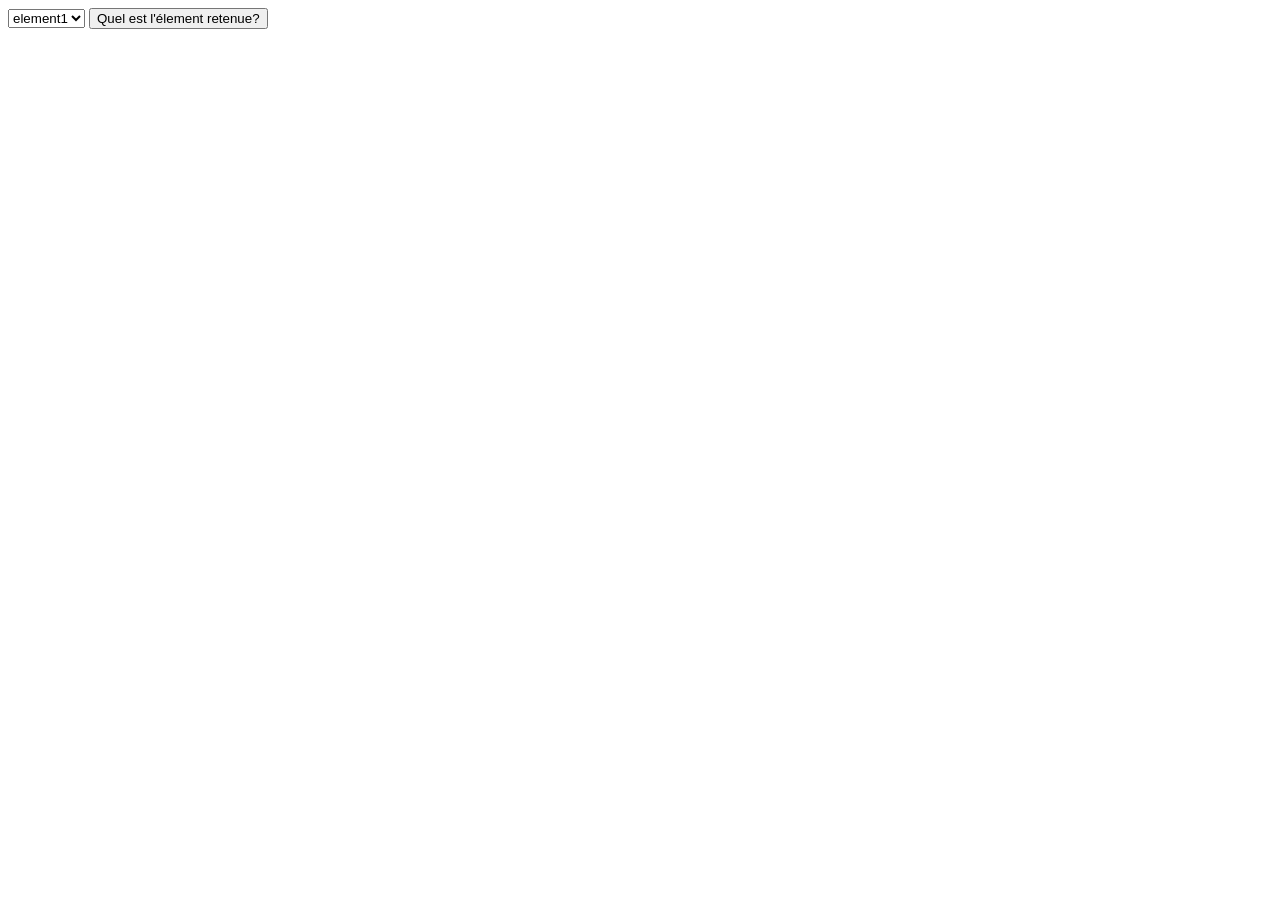
<file: exercice10/index.html>
<!DOCTYPE html>
<html lang="en">
<head>
    <meta charset="UTF-8">
    <meta name="viewport" content="width=device-width, initial-scale=1.0">
    <title>Document</title>
</head>
<body>
    <select id="select">
        <option value="element1">element1</option>
        <option value="element2">element2</option>
        <option value="element3">element3</option>
    </select>
    <button id="btn">Quel est l'élement retenue?</button>
    <br>
    <p id="res"></p>
    <script src="./js/main.js"></script>
</body>
</html>
</file>
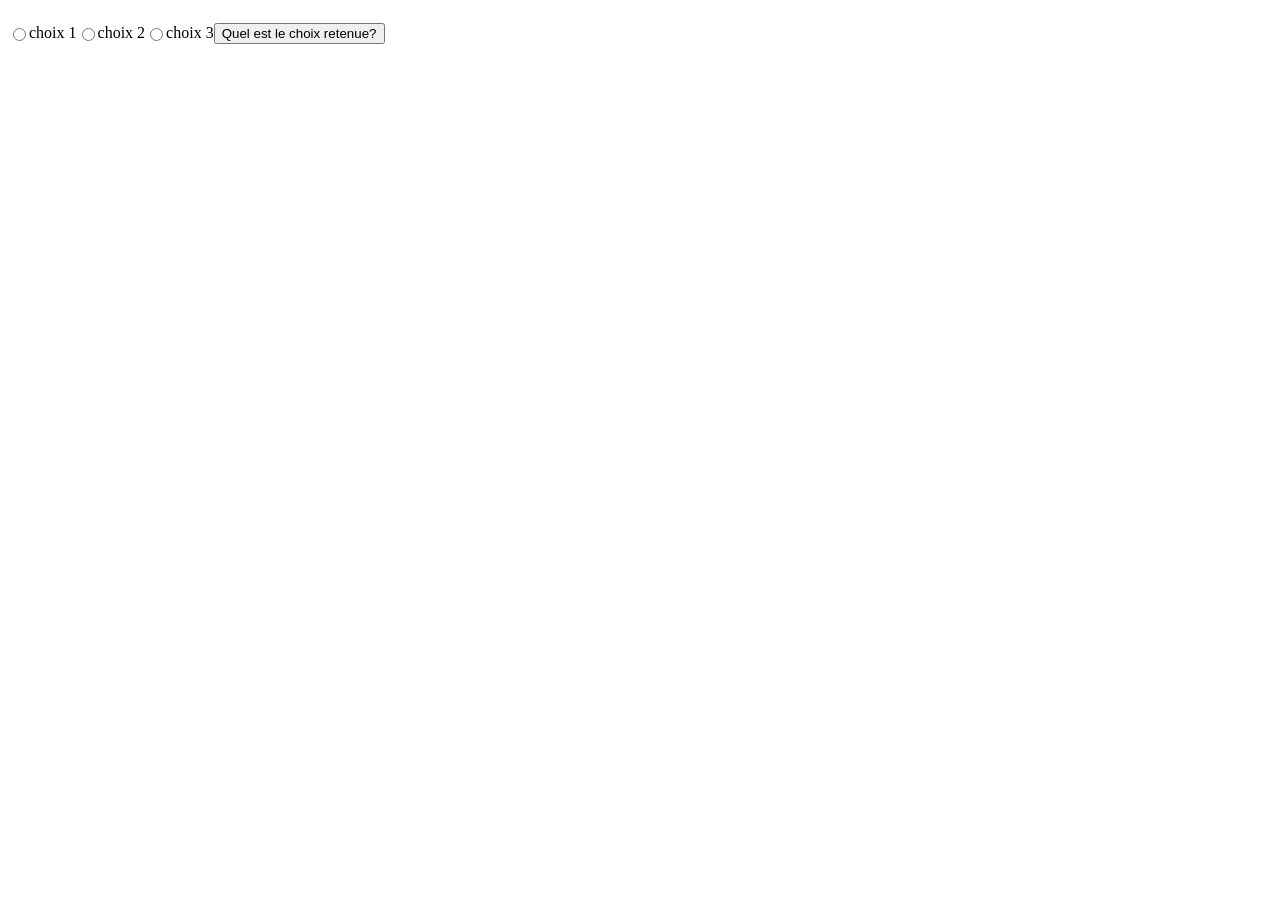
<file: exercice11/index.html>
<!DOCTYPE html>
<html lang="en">
<head>
    <meta charset="UTF-8">
    <meta name="viewport" content="width=device-width, initial-scale=1.0">
    <title>Document</title>
</head>
<body>
    <div style="display: flex;align-items: center;">
        <input type="radio" id="radio" name="radio">
        <p>choix 1</p>
        <input type="radio" id="radio"  name="radio">
        <p>choix 2</p>
        <input type="radio" id="radio"  name="radio">
        <p>choix 3</p>
        <button id="btn">Quel est le choix retenue?</button>
    </div>
    <script src="./js/main.js"></script>
</body>
</html>
</file>
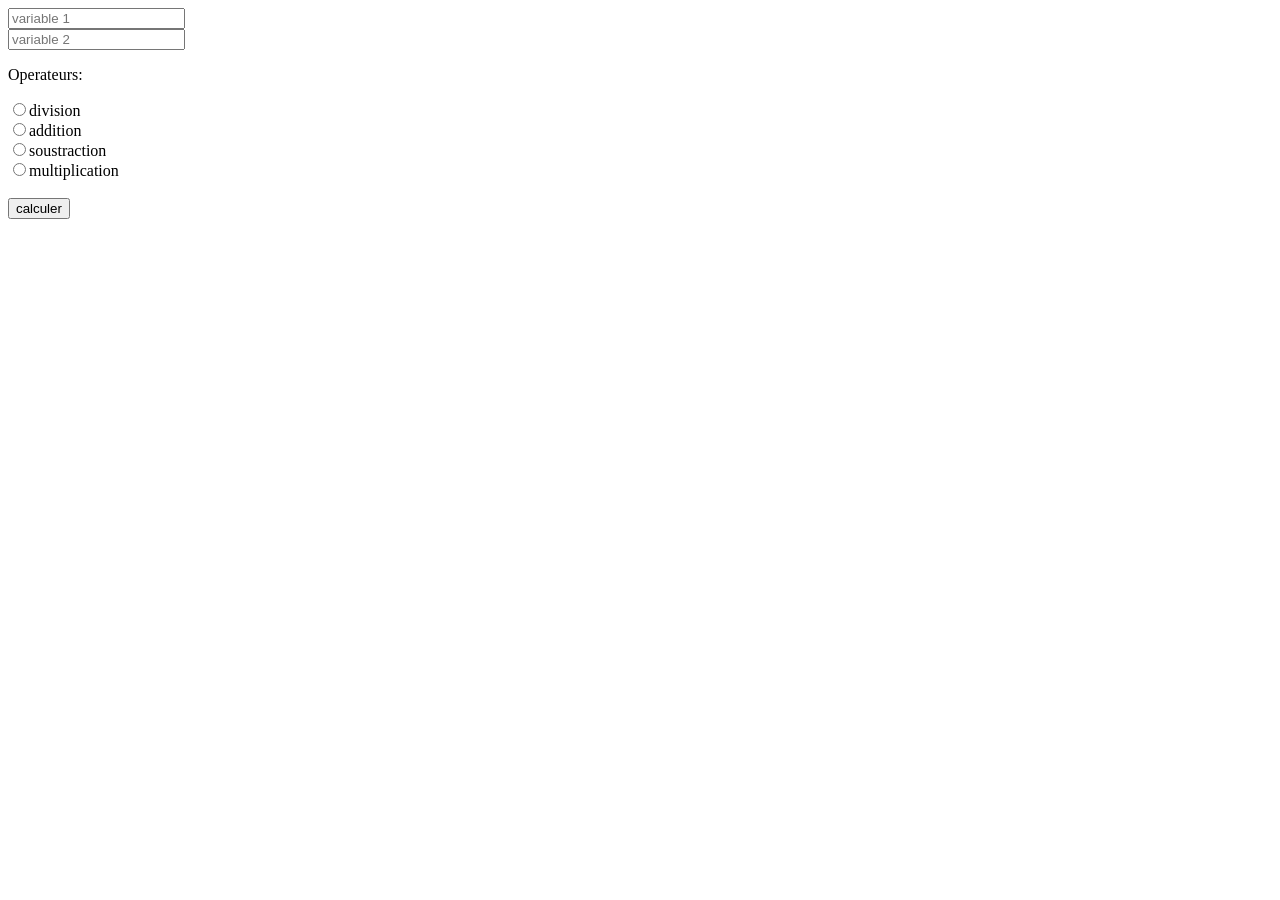
<file: exercice12/index.html>
<!DOCTYPE html>
<html lang="en">
<head>
    <meta charset="UTF-8">
    <meta name="viewport" content="width=device-width, initial-scale=1.0">
    <title>Document</title>
</head>
<body>
    <input type="number" placeholder="variable 1" id="v1">
    <br>
    <input type="number" placeholder="variable 2" id="v2">
    <br>
    <p>Operateurs:</p>
    <input type="radio" name="op" id="radio">division<br>
    <input type="radio" name="op" id="radio">addition<br>
    <input type="radio" name="op" id="radio">soustraction<br>
    <input type="radio" name="op" id="radio">multiplication<br><br>
    <button id="btn">calculer</button>
    <script src="./js/main.js"></script>
</body>
</html>
</file>
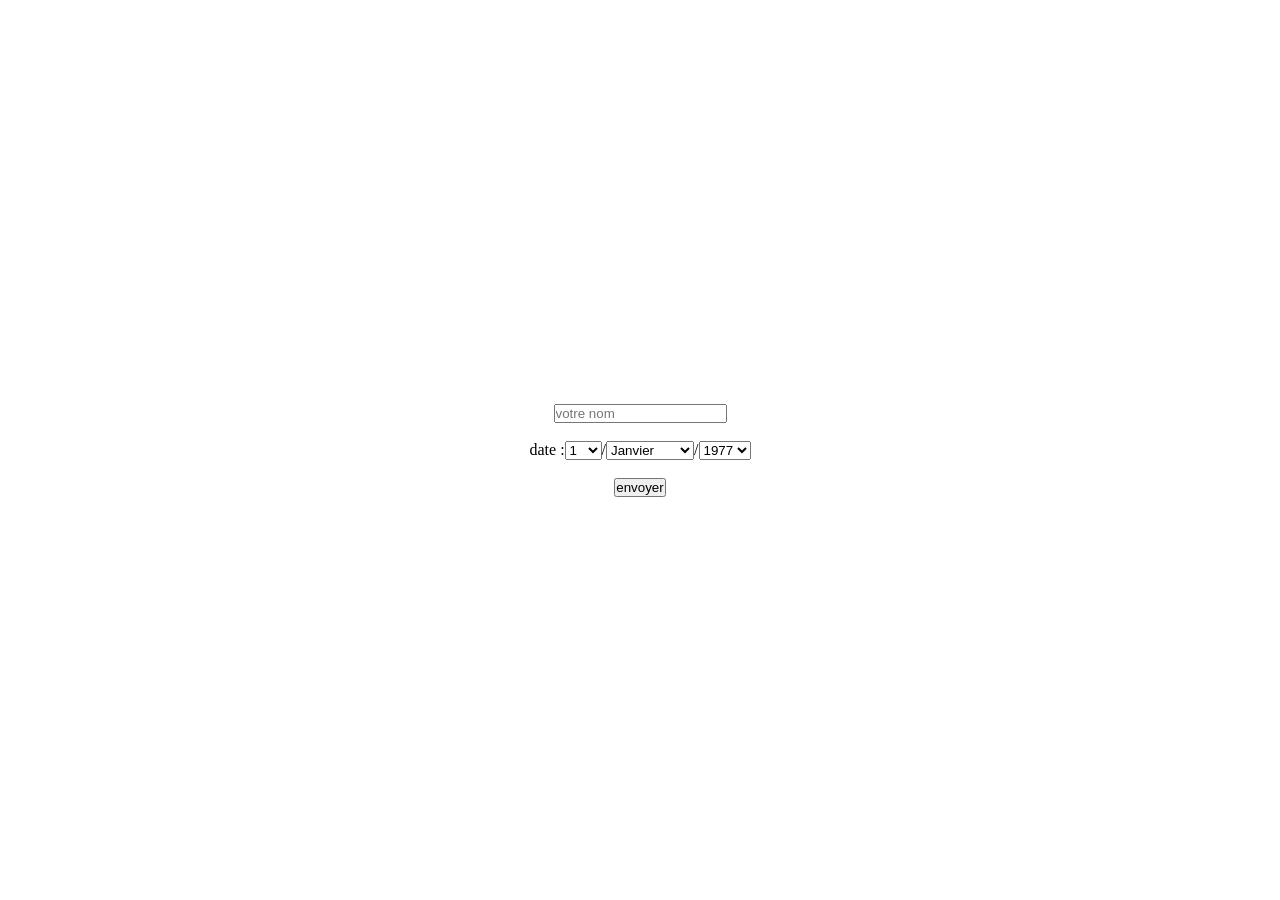
<file: exercice13/index.html>
<!DOCTYPE html>
<html lang="en">
<head>
    <meta charset="UTF-8">
    <meta name="viewport" content="width=device-width, initial-scale=1.0">
    <title>Document</title>
    <style>
        *{
            padding: 0;
            margin: 0;
        }
        body{
            display: flex;
            justify-content: center;
            align-items: center;
            min-height: 100vh;
        }
    </style>
</head>
<body>
    <form style="display: flex;justify-content: center;align-items: center;flex-direction: column;">
        <input type="text" placeholder="votre nom"><br>
        <div style="display: flex;align-items: center;">
        <p>date :</p>
        <select name="day" id="day"></select>
        <p>/</p>
        <select name="mois" id="mois"></select>
        <p>/</p>
        <select name="year" id="year"></select>
        </div>
        <br>
        <button id="btn">envoyer</button>
    </form>
    <script src="./js/main.js"></script>
</body>
</html>
</file>
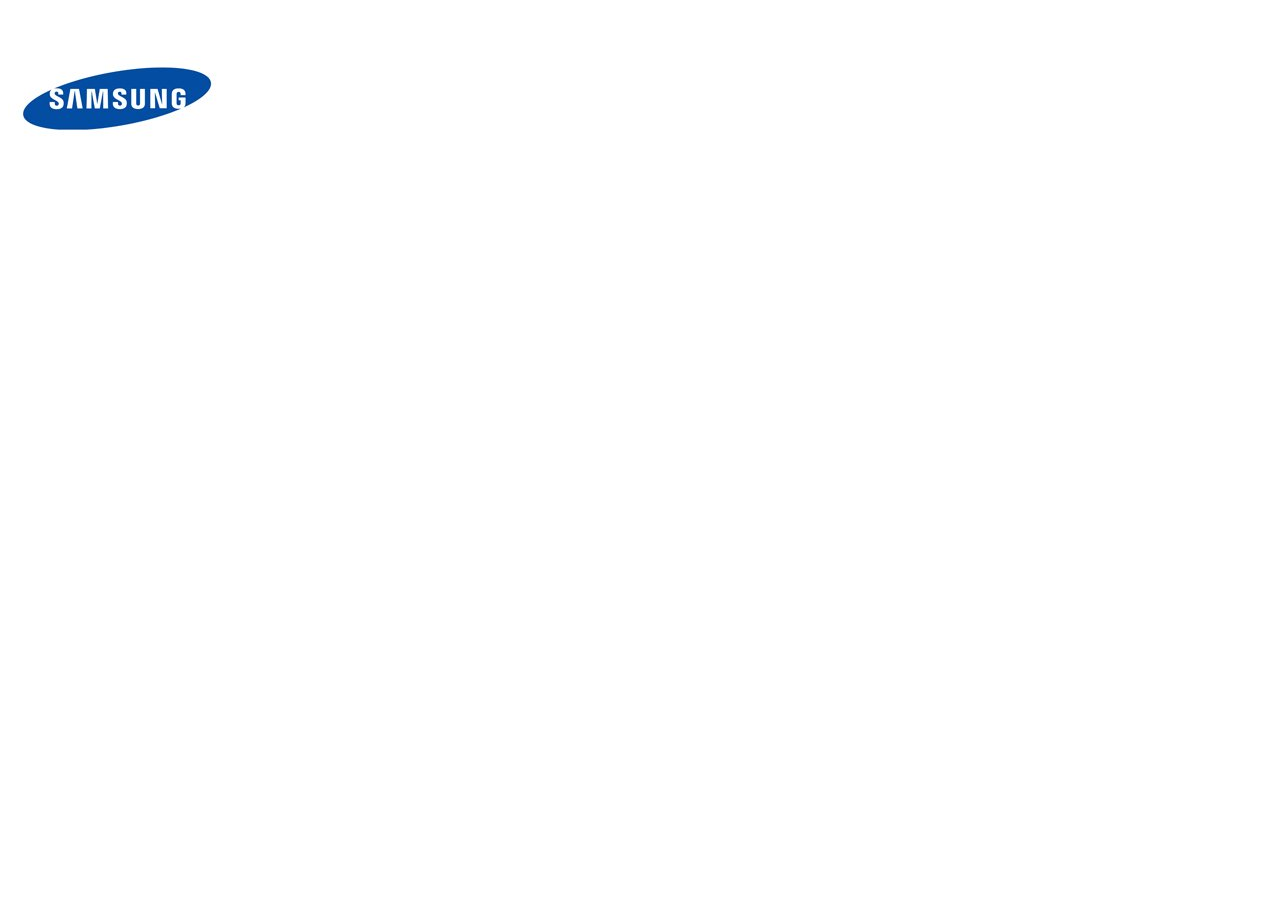
<file: exercice5/index.html>
<!DOCTYPE html>
<html lang="en">
<head>
    <meta charset="UTF-8">
    <meta name="viewport" content="width=device-width, initial-scale=1.0">
    <title>exercice5</title>
</head>
<body>
    <img src="./res/image1.jpg" alt="img" id="img">
    <script src="./js/main.js"></script>
</body>
</html>
</file>
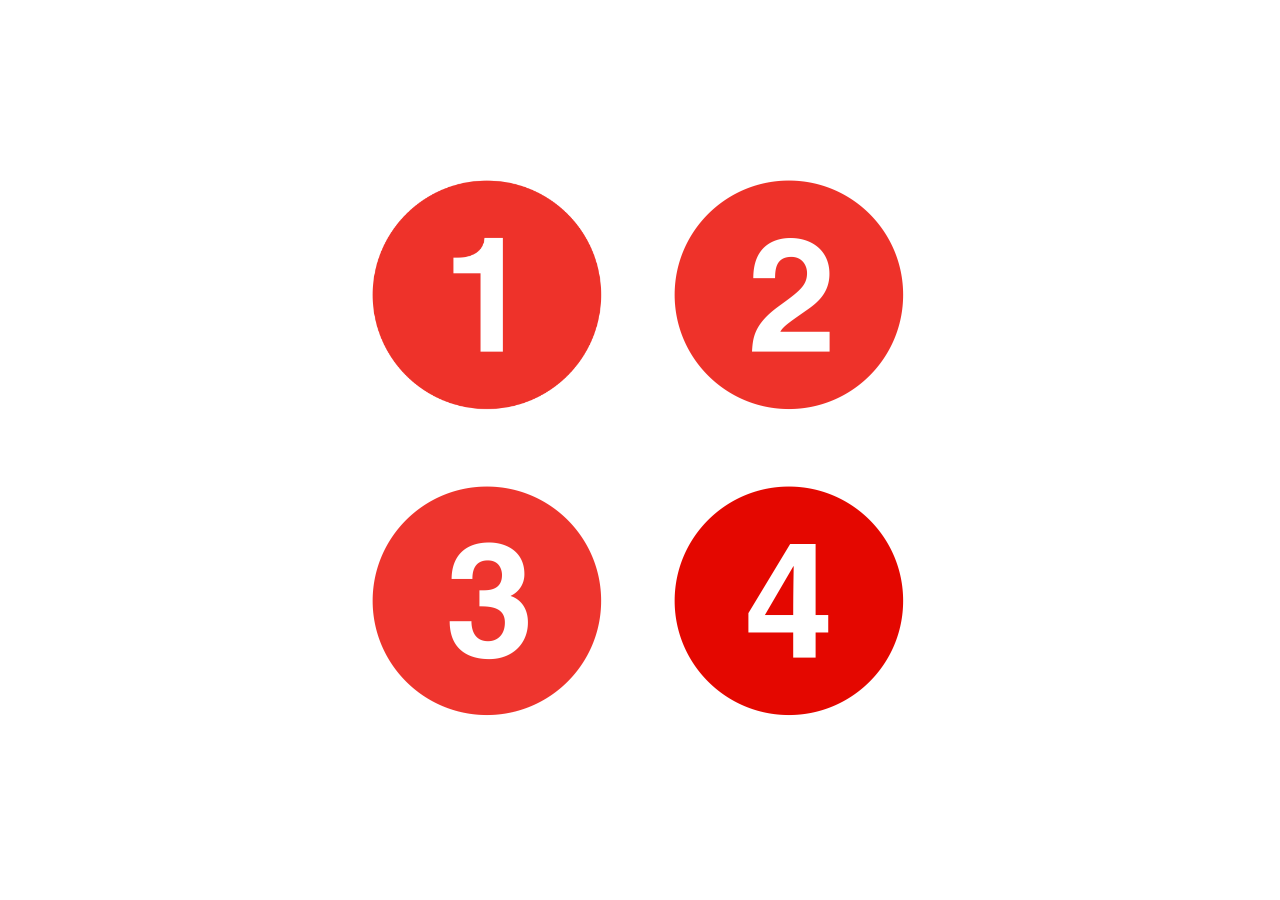
<file: exercice6/index.html>
<!DOCTYPE html>
<html lang="fr">
<head>
    <meta charset="UTF-8">
    <meta name="viewport" content="width=device-width, initial-scale=1.0">
    <title>Document</title>
    <style>
        *{
            padding: 0;
            margin: 0;
        }
        body{
            display: flex;
            justify-content: center;
            align-items: center;
            min-height: 100vh;
        }
        table tr td img{
            width: 300px;
        }
    </style>
</head>
<body>
    <table>
        <tr>
            <td><img src="./res/1.png" alt="1" id="img"></td>
            <td><img src="./res/2.png" alt="2" id="img"></td>
        </tr>
        <tr>
            <td><img src="./res/3.png" alt="3" id="img"></td>
            <td><img src="./res/4.png" alt="4" id="img"></td>
        </tr>
    </table>
    <script src="./js/main.js"></script>
</body>
</html>
</file>
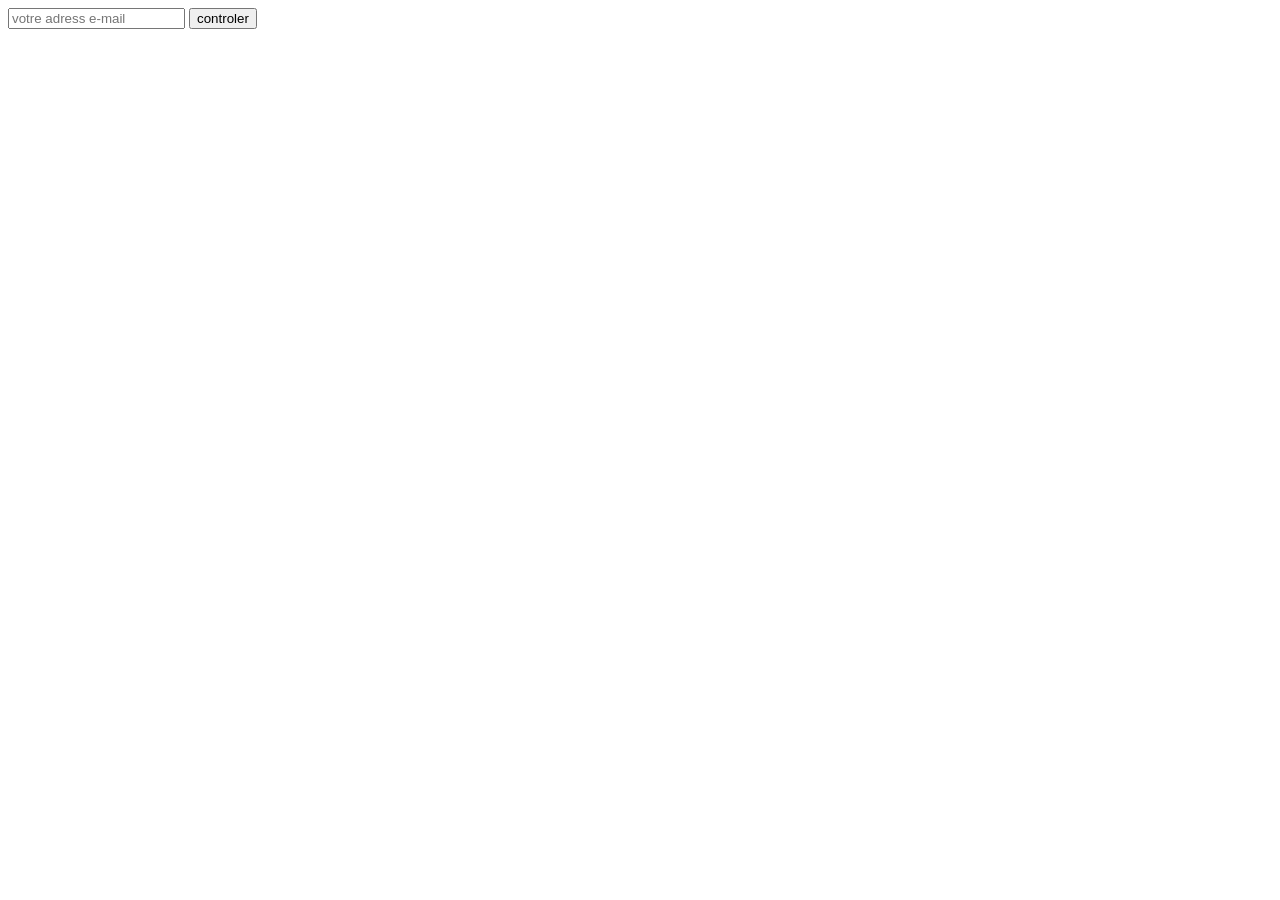
<file: exercice7/index.html>
<!DOCTYPE html>
<html lang="en">
<head>
    <meta charset="UTF-8">
    <meta name="viewport" content="width=device-width, initial-scale=1.0">
    <title>Document</title>
</head>
<body>
    <input type="text" placeholder="votre adress e-mail" id="email">
    <button id='v'>controler</button>
    <script src="./js/main.js"></script>
</body>
</html>
</file>
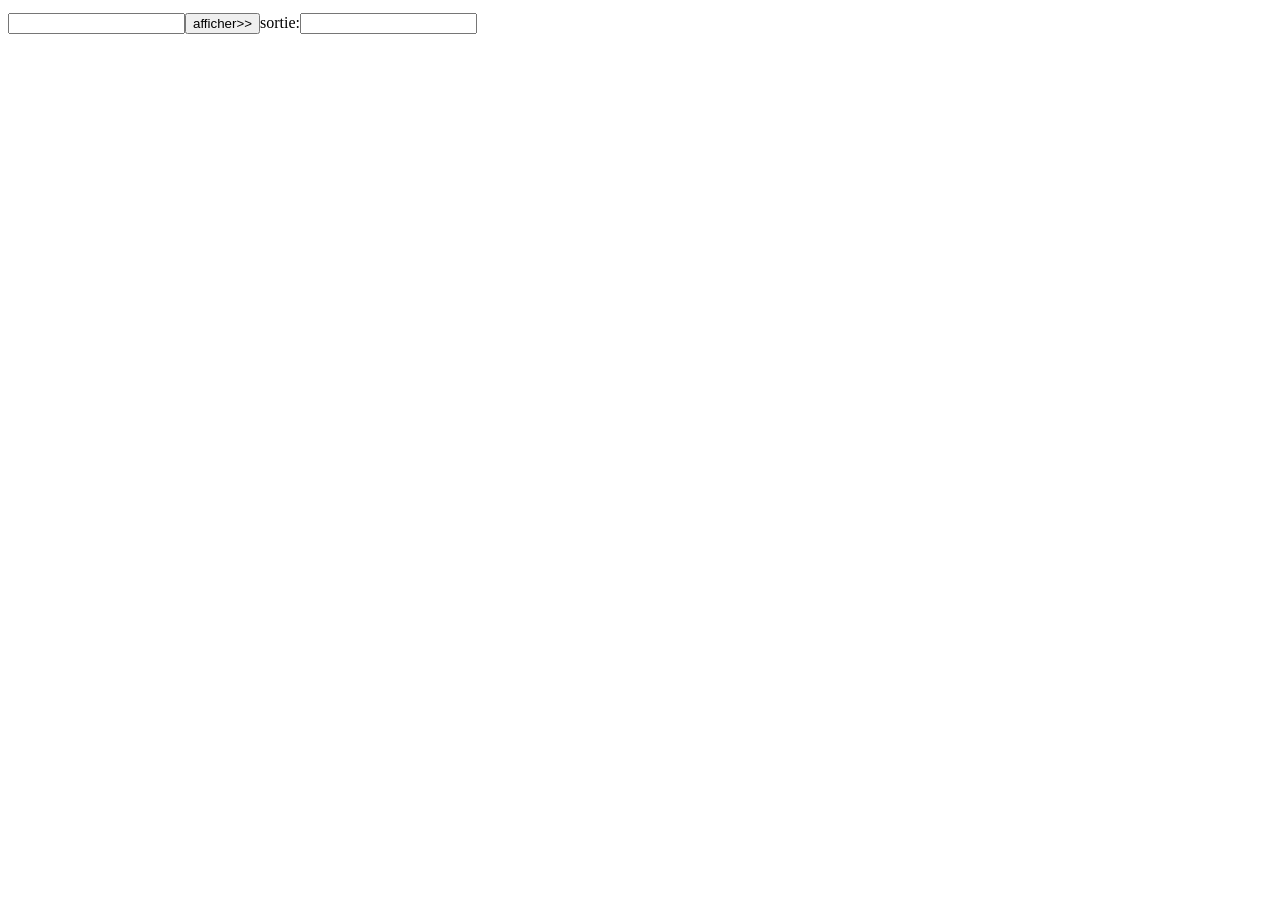
<file: exercice9/index.html>
<!DOCTYPE html>
<html lang="en">
<head>
    <meta charset="UTF-8">
    <meta name="viewport" content="width=device-width, initial-scale=1.0">
    <title>Document</title>
</head>
<body>
    <div style="display: flex;height: 30px;align-items: center;">
    <input type="text" id="in">
    <button id="btn">afficher>></button>
    <p>sortie:</p>
    <input type="text" id="out">
    </div>
    <script src="./js/main.js"></script>
</body>
</html>
</file>
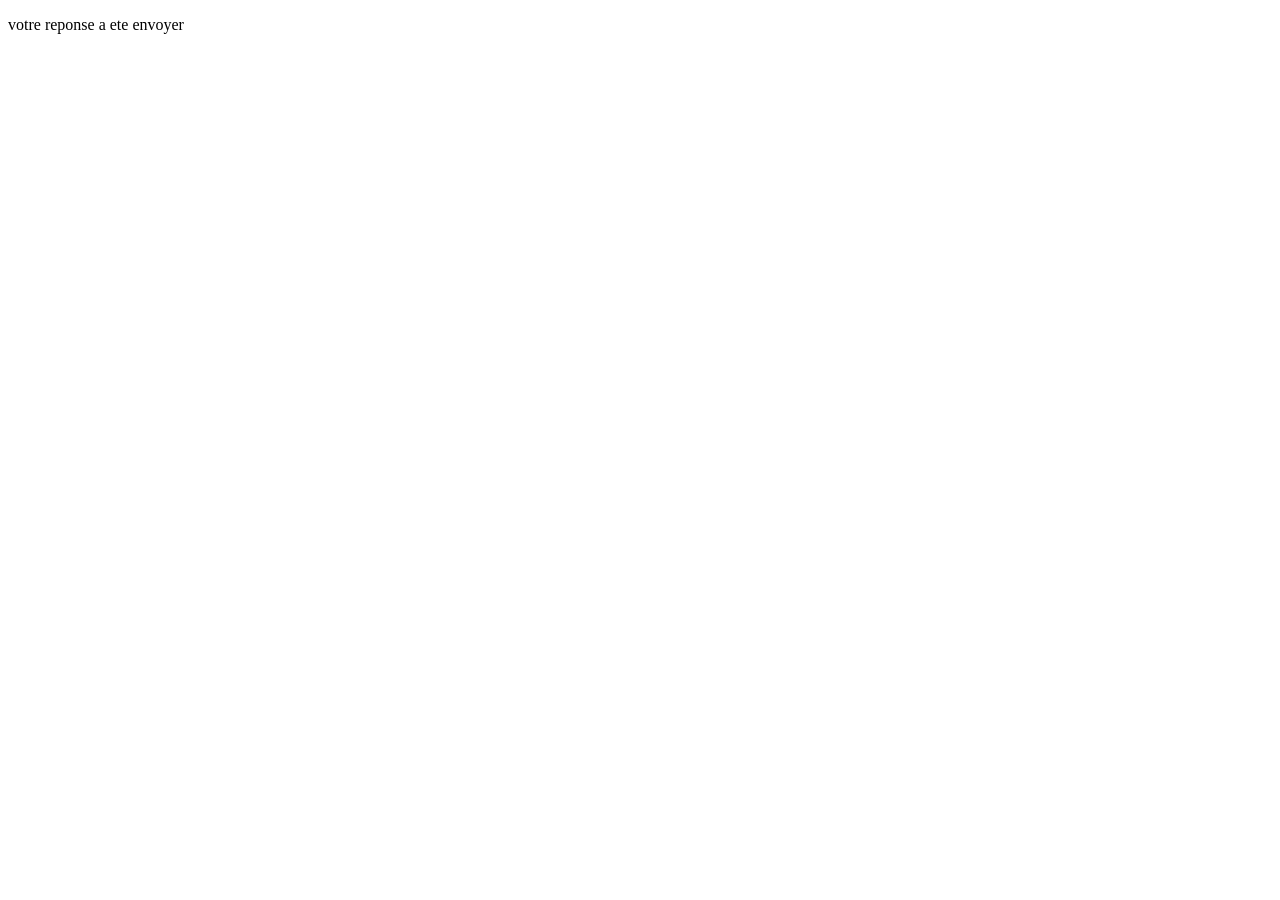
<file: exercice13/sauvgarder.html>
<!DOCTYPE html>
<html lang="en">
<head>
    <meta charset="UTF-8">
    <meta name="viewport" content="width=device-width, initial-scale=1.0">
    <title>Document</title>
</head>
<body>
    <p>votre reponse a ete envoyer</p>
</body>
</html>
</file>
